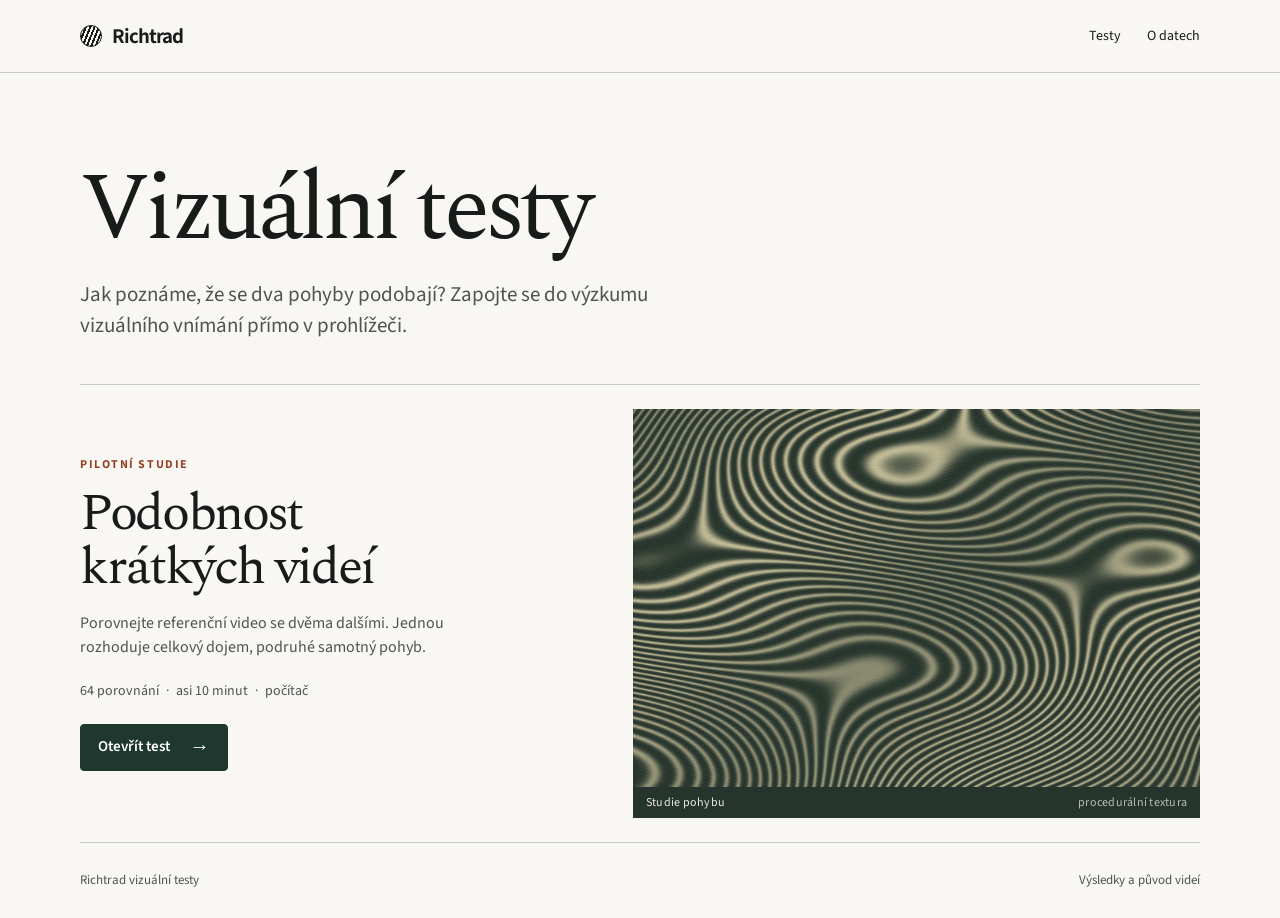
<file: docs/index.html>
<!doctype html>
<html lang="cs"><head><meta charset="utf-8"><meta name="viewport" content="width=device-width, initial-scale=1">
<title>Richtrad vizuální testy</title><meta name="description" content="Výzkumné testy vizuálního vnímání. Porovnejte krátká videa a pomozte zkoumat, jak vnímáme pohyb a podobnost.">
<link rel="stylesheet" href="styl.css?v=2"></head><body>
<header class="bar"><div class="wrap bar-inner"><a class="brand" href="./"><i class="mark" aria-hidden="true"></i>Richtrad</a><nav aria-label="Hlavní navigace"><a href="#testy">Testy</a><a href="o-datech.html">O datech</a></nav></div></header>
<main class="wrap home">
<h1>Vizuální testy</h1>
<p class="lead">Jak poznáme, že se dva pohyby podobají? Zapojte se do výzkumu vizuálního vnímání přímo v prohlížeči.</p>
<section id="testy" aria-label="Dostupné testy">
<article class="feature">
<div class="feature-content"><p class="category">Pilotní studie</p><h2>Podobnost<br> krátkých videí</h2>
<p>Porovnejte referenční video se dvěma dalšími. Jednou rozhoduje celkový dojem, podruhé samotný pohyb.</p>
<p class="metrics">64 porovnání <span aria-hidden="true">·</span> asi 10 minut <span aria-hidden="true">·</span> počítač</p>
<a class="button primary" href="testy/dynamicke-textury/">Otevřít test <span aria-hidden="true">→</span></a></div>
<figure class="art"><canvas id="cover" width="720" height="480" aria-label="Ilustrace vlnící se pruhované textury"></canvas><figcaption>Studie pohybu <span>procedurální textura</span></figcaption></figure>
</article></section>
</main><footer class="wrap foot"><span>Richtrad vizuální testy</span><a href="o-datech.html">Výsledky a původ videí</a></footer><script src="obalka.js"></script></body></html>
</file>
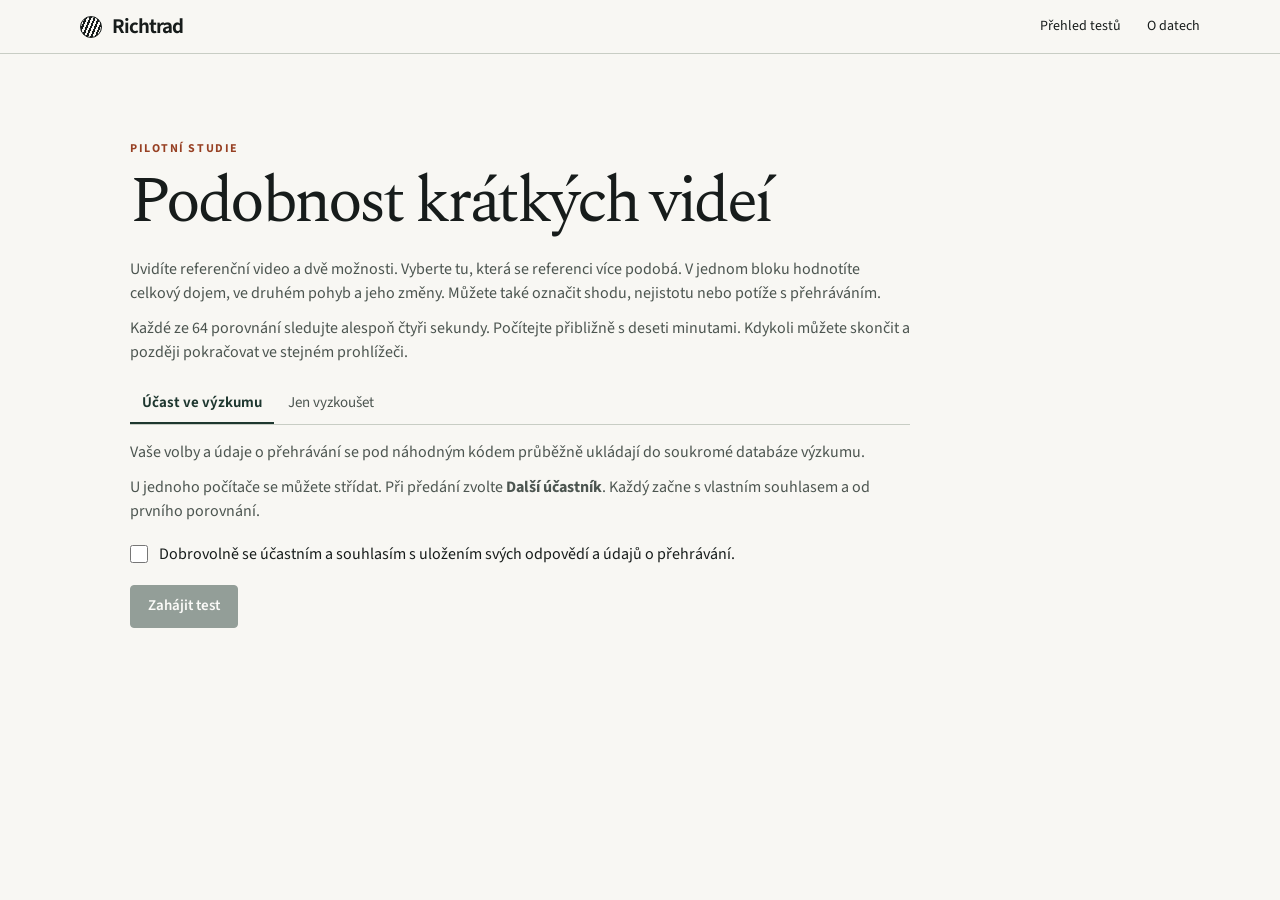
<file: docs/testy/dynamicke-textury/index.html>
<!doctype html><html lang="cs"><head><meta charset="utf-8"><meta name="viewport" content="width=device-width,initial-scale=1"><title>Podobnost krátkých videí · Richtrad vizuální testy</title><link rel="stylesheet" href="../../styl.css?v=2"></head><body>
<header class="bar study-header"><div class="wrap bar-inner"><a class="brand" href="../../"><i class="mark" aria-hidden="true"></i>Richtrad</a><nav><a href="../../">Přehled testů</a><a href="../../o-datech.html">O datech</a></nav></div></header>
<main class="study-main"><section id="intro" class="study-intro"><p class="category">Pilotní studie</p><h1>Podobnost krátkých videí</h1>
<p>Uvidíte referenční video a dvě možnosti. Vyberte tu, která se referenci více podobá. V jednom bloku hodnotíte celkový dojem, ve druhém pohyb a jeho změny. Můžete také označit shodu, nejistotu nebo potíže s přehráváním.</p>
<p>Každé ze 64 porovnání sledujte alespoň čtyři sekundy. Počítejte přibližně s deseti minutami. Kdykoli můžete skončit a později pokračovat ve stejném prohlížeči.</p>
<div class="tabs" aria-label="Režim měření"><a href="./" id="tab-person">Účast ve výzkumu</a><a href="?rezim=zkouska" id="tab-demo">Jen vyzkoušet</a></div>
<p id="mode-info"></p><p class="warning" id="size-intro" hidden>Otevřete test na počítači a zvětšete okno alespoň na 900 × 650 pixelů. Všechna tři videa musí být vidět současně.</p>
<p>U jednoho počítače se můžete střídat. Při předání zvolte <strong>Další účastník</strong>. Každý začne s vlastním souhlasem a od prvního porovnání.</p>
<label class="check" id="consent-row"><input type="checkbox" id="consent"><span id="consent-label"></span></label>
<div class="actions"><button id="start" class="primary" disabled>Zahájit test</button><button id="resume" hidden>Pokračovat ve svém měření</button><button id="next-intro" class="primary" hidden>Další účastník</button></div></section>
<section class="run" id="run" hidden><div class="meta-line"><span id="counter"></span><span id="run-mode"></span></div><progress id="progress" max="64" value="0"></progress>
<h1 id="question"></h1><p class="warning" id="size-run" hidden>Pro přehrávání zobrazte všechna tři videa v okně alespoň 900 × 650 pixelů.</p>
<div class="videos"><figure class="clip"><figcaption>Reference</figcaption><canvas id="ref" width="64" height="64"></canvas></figure><figure class="clip"><figcaption>Levé video</figcaption><canvas id="left" width="64" height="64"></canvas></figure><figure class="clip"><figcaption>Pravé video</figcaption><canvas id="right" width="64" height="64"></canvas></figure></div>
<p class="status" id="ready" role="status"></p><div class="choices" aria-label="Vaše odpověď"><button data-choice="left" disabled>Levé</button><button data-choice="right" disabled>Pravé</button><button data-choice="tie" disabled>Přibližně stejně</button><button data-choice="unsure" disabled>Nedokážu posoudit</button><button data-choice="technical" disabled>Technický problém</button></div>
<div class="run-tools"><button type="button" class="linkbutton" id="replay">Přehrát znovu</button><button type="button" class="linkbutton" id="pause">Přerušit test</button></div></section>
<section class="end" id="end" hidden><p class="category" id="end-mode"></p><h1 id="end-title"></h1><p id="end-text"></p>
<p id="return-note" hidden>Pokud uvolníte počítač a chcete se ke svým odpovědím vrátit, uložte si <a id="return-link" href="#">odkaz pro návrat k tomuto měření</a>. Funguje ve stejném prohlížeči.</p>
<div class="actions"><button id="again" hidden>Pokračovat</button><button id="next-end" class="primary">Další účastník</button><button id="download">Stáhnout vlastní záznam</button><a href="../../">Přehled testů</a></div></section>
<p class="notice" id="sync-note" role="status" hidden>Tuto položku už potvrdila jiná karta. Pokračujete u první nevyplněné volby.</p>
<p class="error" id="error" role="alert"></p><div class="actions"><button id="retry" hidden>Znovu odeslat odpověď</button><button id="recover" hidden>Zahájit nové měření</button></div>
</main><script src="data.js"></script><script src="app.js?v=3"></script></body></html>
</file>
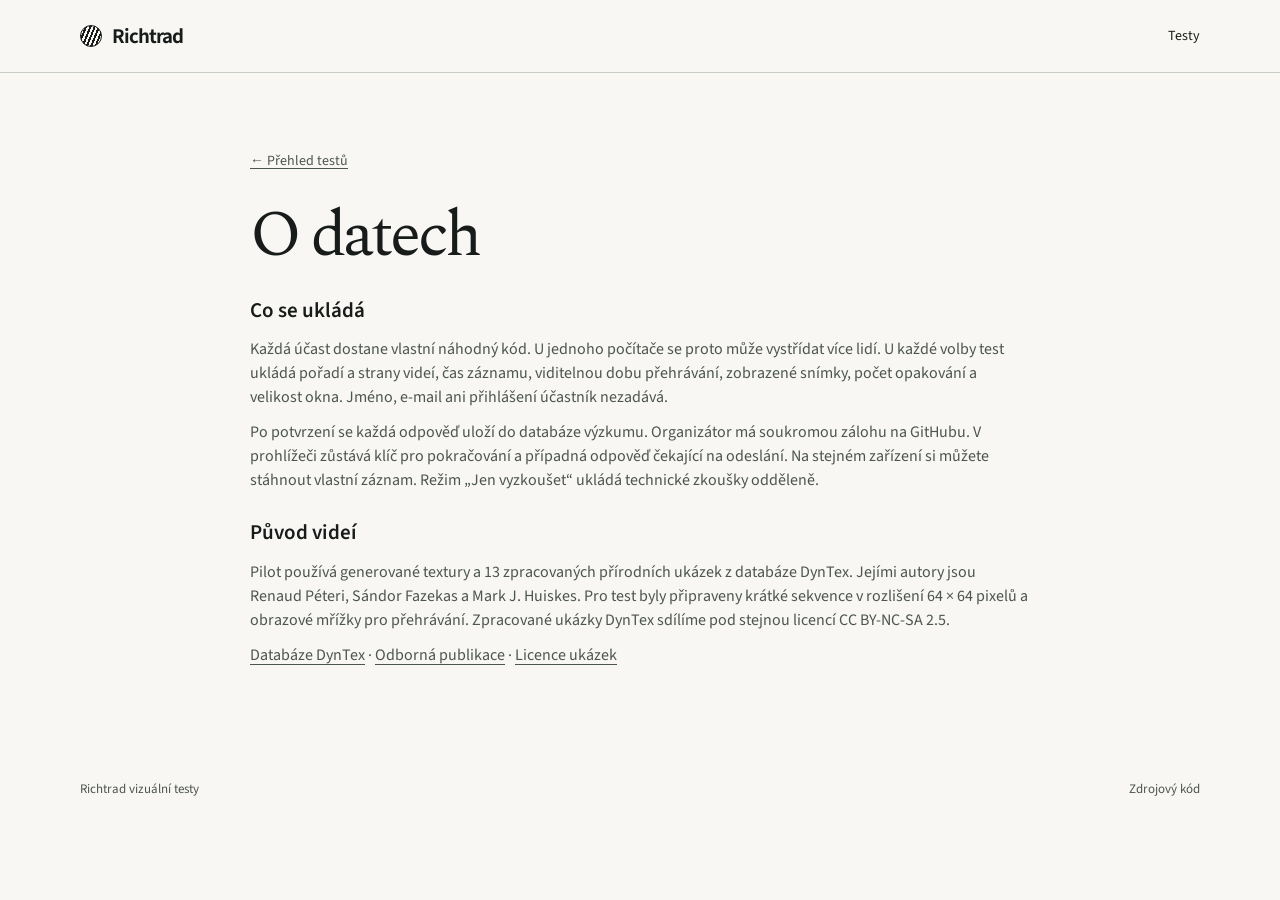
<file: docs/o-datech.html>
<!doctype html><html lang="cs"><head><meta charset="utf-8"><meta name="viewport" content="width=device-width,initial-scale=1"><title>O datech · Richtrad vizuální testy</title><link rel="stylesheet" href="styl.css?v=2"></head><body>
<header class="bar"><div class="wrap bar-inner"><a class="brand" href="./"><i class="mark" aria-hidden="true"></i>Richtrad</a><nav><a href="./">Testy</a></nav></div></header>
<main class="wrap text-page"><a class="crumb" href="./">← Přehled testů</a><h1>O datech</h1>
<h2>Co se ukládá</h2><p>Každá účast dostane vlastní náhodný kód. U jednoho počítače se proto může vystřídat více lidí. U každé volby test ukládá pořadí a strany videí, čas záznamu, viditelnou dobu přehrávání, zobrazené snímky, počet opakování a velikost okna. Jméno, e-mail ani přihlášení účastník nezadává.</p>
<p>Po potvrzení se každá odpověď uloží do databáze výzkumu. Organizátor má soukromou zálohu na GitHubu. V prohlížeči zůstává klíč pro pokračování a případná odpověď čekající na odeslání. Na stejném zařízení si můžete stáhnout vlastní záznam. Režim „Jen vyzkoušet“ ukládá technické zkoušky odděleně.</p>
<h2>Původ videí</h2><p>Pilot používá generované textury a 13 zpracovaných přírodních ukázek z databáze DynTex. Jejími autory jsou Renaud Péteri, Sándor Fazekas a Mark J. Huiskes. Pro test byly připraveny krátké sekvence v rozlišení 64 × 64 pixelů a obrazové mřížky pro přehrávání. Zpracované ukázky DynTex sdílíme pod stejnou licencí CC BY-NC-SA 2.5.</p>
<p><a href="https://dyntex.univ-lr.fr/context.html">Databáze DynTex</a> · <a href="https://doi.org/10.1016/j.patrec.2010.05.009">Odborná publikace</a> · <a href="https://creativecommons.org/licenses/by-nc-sa/2.5/">Licence ukázek</a></p></main>
<footer class="wrap foot"><span>Richtrad vizuální testy</span><a href="https://github.com/richtrad/richtrad-vizualni-testy">Zdrojový kód</a></footer></body></html>
</file>
<file: docs/styl.css>
@font-face {
  font-family: 'Source Sans 3';
  font-style: normal;
  font-weight: 400 700;
  font-display: swap;
  src: url(pisma/source-sans-3-latin-ext.woff2) format('woff2');
  unicode-range: U+0100-02BA, U+02BD-02C5, U+02C7-02CC, U+02CE-02D7, U+02DD-02FF, U+0304, U+0308, U+0329, U+1D00-1DBF, U+1E00-1E9F, U+1EF2-1EFF, U+2020, U+20A0-20AB, U+20AD-20C4, U+2113, U+2C60-2C7F, U+A720-A7FF;
}
@font-face {
  font-family: 'Source Sans 3';
  font-style: normal;
  font-weight: 400 700;
  font-display: swap;
  src: url(pisma/source-sans-3-latin.woff2) format('woff2');
  unicode-range: U+0000-00FF, U+0131, U+0152-0153, U+02BB-02BC, U+02C6, U+02DA, U+02DC, U+0304, U+0308, U+0329, U+2000-206F, U+20AC, U+2122, U+2191, U+2193, U+2212, U+2215, U+FEFF, U+FFFD;
}
@font-face {
  font-family: 'Spectral';
  font-style: normal;
  font-weight: 400;
  font-display: swap;
  src: url(pisma/spectral-latin-ext.woff2) format('woff2');
  unicode-range: U+0100-02BA, U+02BD-02C5, U+02C7-02CC, U+02CE-02D7, U+02DD-02FF, U+0304, U+0308, U+0329, U+1D00-1DBF, U+1E00-1E9F, U+1EF2-1EFF, U+2020, U+20A0-20AB, U+20AD-20C4, U+2113, U+2C60-2C7F, U+A720-A7FF;
}
@font-face {
  font-family: 'Spectral';
  font-style: normal;
  font-weight: 400;
  font-display: swap;
  src: url(pisma/spectral-latin.woff2) format('woff2');
  unicode-range: U+0000-00FF, U+0131, U+0152-0153, U+02BB-02BC, U+02C6, U+02DA, U+02DC, U+0304, U+0308, U+0329, U+2000-206F, U+20AC, U+2122, U+2191, U+2193, U+2212, U+2215, U+FEFF, U+FFFD;
}
:root{--paper:#f8f7f3;--ink:#171c1b;--muted:#4c5550;--line:#c8cdc4;--accent:#974023;--deep:#1e372f;--serif:"Spectral","Iowan Old Style","Palatino Linotype",Palatino,Georgia,serif;--sans:"Source Sans 3","Segoe UI",Arial,sans-serif}
*{box-sizing:border-box}html{scroll-behavior:smooth}body{margin:0;background:var(--paper);color:var(--ink);font:16px/1.5 var(--sans)}a{color:inherit;text-underline-offset:.23em}
.wrap{width:min(1120px,calc(100% - 80px));margin-inline:auto}.bar{border-bottom:1px solid var(--line)}.bar-inner,.foot,.actions,.meta-line{display:flex;align-items:center;gap:1rem}.bar-inner{height:72px;justify-content:space-between}
.brand{display:inline-flex;align-items:center;gap:10px;font:650 21px/1 var(--sans);letter-spacing:-.045em;text-decoration:none}.mark{width:22px;height:22px;display:block;border-radius:50%;background:repeating-linear-gradient(112deg,var(--ink) 0 2px,transparent 2px 4px);border:1.5px solid var(--ink)}
nav{display:flex;gap:26px}nav a,.foot a{font-size:14px;text-decoration:none}nav a:hover,.foot a:hover{text-decoration:underline}
.home{padding-top:clamp(42px,7vw,88px)}h1,h2,p,figure{margin:0}.home h1,.text-page h1,.study-intro h1,.end h1{font-family:var(--serif);font-weight:400;letter-spacing:-.055em;line-height:1.04}
.home h1{font-size:clamp(58px,7.4vw,106px)}.lead{max-width:650px;margin:19px 0 42px;color:var(--muted);font-size:clamp(17px,1.7vw,21px);line-height:1.5}
.feature{border-block:1px solid var(--line);display:grid;grid-template-columns:1fr 1.16fr;align-items:stretch;padding-block:24px;gap:clamp(26px,5vw,75px)}
.feature-content{align-self:center;padding:10px 0}.category{font-size:12px;letter-spacing:.13em;text-transform:uppercase;color:var(--accent);font-weight:690}.feature h2{font:400 clamp(38px,4.1vw,60px)/1.03 var(--serif);letter-spacing:-.045em;margin:12px 0 17px}.feature-content>p:not(.category):not(.metrics){color:var(--muted);max-width:420px}.metrics{font-size:14px;margin:22px 0;color:var(--muted)}.metrics span{padding:0 .28em}
button,.button{font:600 15px/1.25 var(--sans);cursor:pointer;text-decoration:none;display:inline-flex;align-items:center;justify-content:center;gap:1.3em;min-height:43px;padding:10px 17px;background:transparent;border:1px solid #79847a;border-radius:4px;color:var(--ink)}button:hover:not(:disabled),.button:hover{background:#e7ebe3}.primary{background:var(--deep);border-color:var(--deep);color:white}.primary:hover:not(:disabled),.primary.button:hover{background:#294d40}.button span{font-size:20px;font-weight:400}.linkbutton{border:0;min-height:36px;padding:3px 0;text-decoration:underline;text-underline-offset:4px;font-weight:500}.linkbutton:hover:not(:disabled){background:transparent;color:var(--accent)}button:disabled{opacity:.46;cursor:default}:focus-visible{outline:3px solid #b55733;outline-offset:4px}
.art{background:#26342e;color:#e8e9da;display:grid;grid-template-rows:1fr auto;min-height:280px}.art canvas{width:100%;height:100%;min-height:0;display:block;object-fit:cover}.art figcaption{display:flex;justify-content:space-between;padding:9px 13px;font:12px/1.1 var(--sans);letter-spacing:.02em}.art figcaption span{opacity:.76}
.foot{min-height:75px;justify-content:space-between;color:var(--muted);font-size:13px}.foot a{font-size:13px}.text-page,.study-intro,.end{padding-block:clamp(32px,6vw,75px);max-width:780px}.crumb{font-size:14px;color:var(--muted);display:inline-block;margin-bottom:23px}.text-page h1,.study-intro h1,.end h1{font-size:clamp(39px,5vw,67px);margin:8px 0 21px}.text-page h2,.study-intro h2{font-size:21px;font-weight:600;margin:25px 0 6px}.text-page p,.study-intro p{margin:11px 0;color:var(--muted)}.study-intro .category{color:var(--accent)}
.tabs{display:flex;gap:2px;border-bottom:1px solid var(--line);margin:20px 0 15px}.tabs a{padding:8px 12px;color:var(--muted);font-size:15px;text-decoration:none;border-bottom:2px solid transparent}.tabs a[aria-current]{border-color:var(--deep);font-weight:650;color:var(--deep)}.check{display:flex;align-items:flex-start;gap:11px;margin:19px 0}.check input{width:18px;height:18px;accent-color:var(--deep);margin:3px 0 0;flex:none}.actions{flex-wrap:wrap;gap:14px}.warning,.error,.notice{font-size:15px;padding:9px 12px;border-left:3px solid var(--accent);background:#f3e8d9}.error{margin-block:12px;color:#772f21}.error:empty{display:none}.notice{border-color:#558572;background:#e8eee7}.study-intro .warning{color:#613b28}
.study-header .bar-inner{height:53px}.study-main{width:min(1020px,calc(100% - 50px));margin:auto}.run{padding:14px 0}.meta-line{justify-content:space-between;font-size:13px;color:var(--muted)}progress{display:block;width:100%;height:5px;border:0;margin:7px 0 14px;accent-color:var(--deep)}progress::-webkit-progress-bar{background:#dce0d7}progress::-webkit-progress-value{background:var(--deep)}.run h1{font:500 clamp(22px,2.9vw,34px)/1.16 var(--serif);letter-spacing:-.03em;margin:12px 0 16px}.videos{display:grid;grid-template-columns:repeat(3,minmax(0,1fr));gap:14px}.clip{padding:7px 9px 9px;border:1px solid #c5cac2;text-align:center;background:#f3f3ee}.clip figcaption{font-size:14px;margin-bottom:6px}.clip canvas{image-rendering:pixelated;display:block;background:#222;width:min(100%,clamp(105px,24vh,230px));height:auto;aspect-ratio:1;margin:auto}.status{color:var(--muted);font-size:14px;margin:12px 0 8px}.choices{display:flex;gap:7px;flex-wrap:wrap}.choices button{min-height:39px;padding:8px 12px}.choices button[data-choice=left],.choices button[data-choice=right]{background:var(--deep);border-color:var(--deep);color:white}.run-tools{border-top:1px solid var(--line);margin-top:16px;padding-top:6px;display:flex;align-items:center;gap:21px}.run-tools button{font-size:14px}.end p{margin-bottom:18px}.end .actions{margin-top:18px}[hidden]{display:none!important}
@media(max-width:720px){.wrap{width:calc(100% - 36px)}.bar-inner{height:56px}nav{gap:15px}.home{padding-top:37px}.lead{margin-bottom:27px}.feature{grid-template-columns:1fr;gap:18px}.feature-content{padding:0}.feature h2 br{display:none}.art{min-height:0}.art canvas{aspect-ratio:2.2}.foot{align-items:flex-start;gap:14px;padding-block:17px;min-height:0}.study-main{width:calc(100% - 28px)}}
@media(prefers-reduced-motion:reduce){html{scroll-behavior:auto}}
</file>
